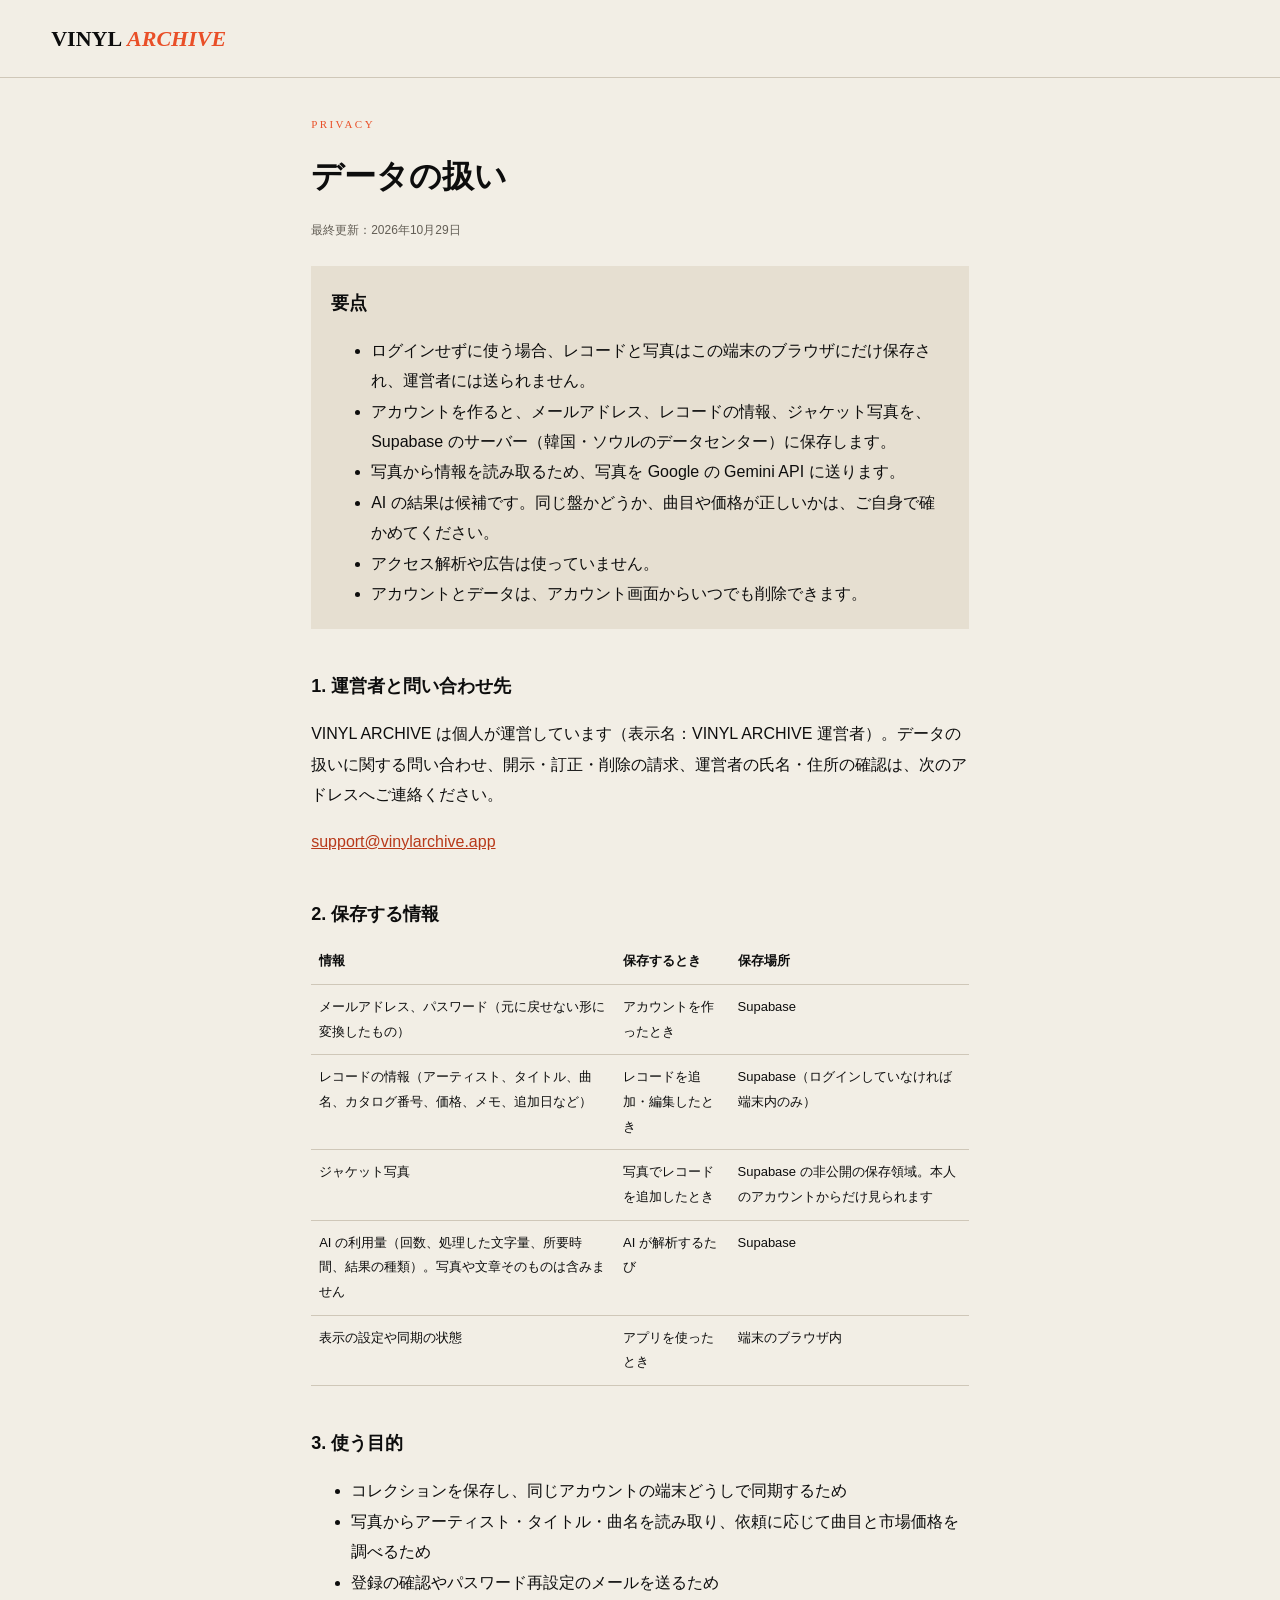
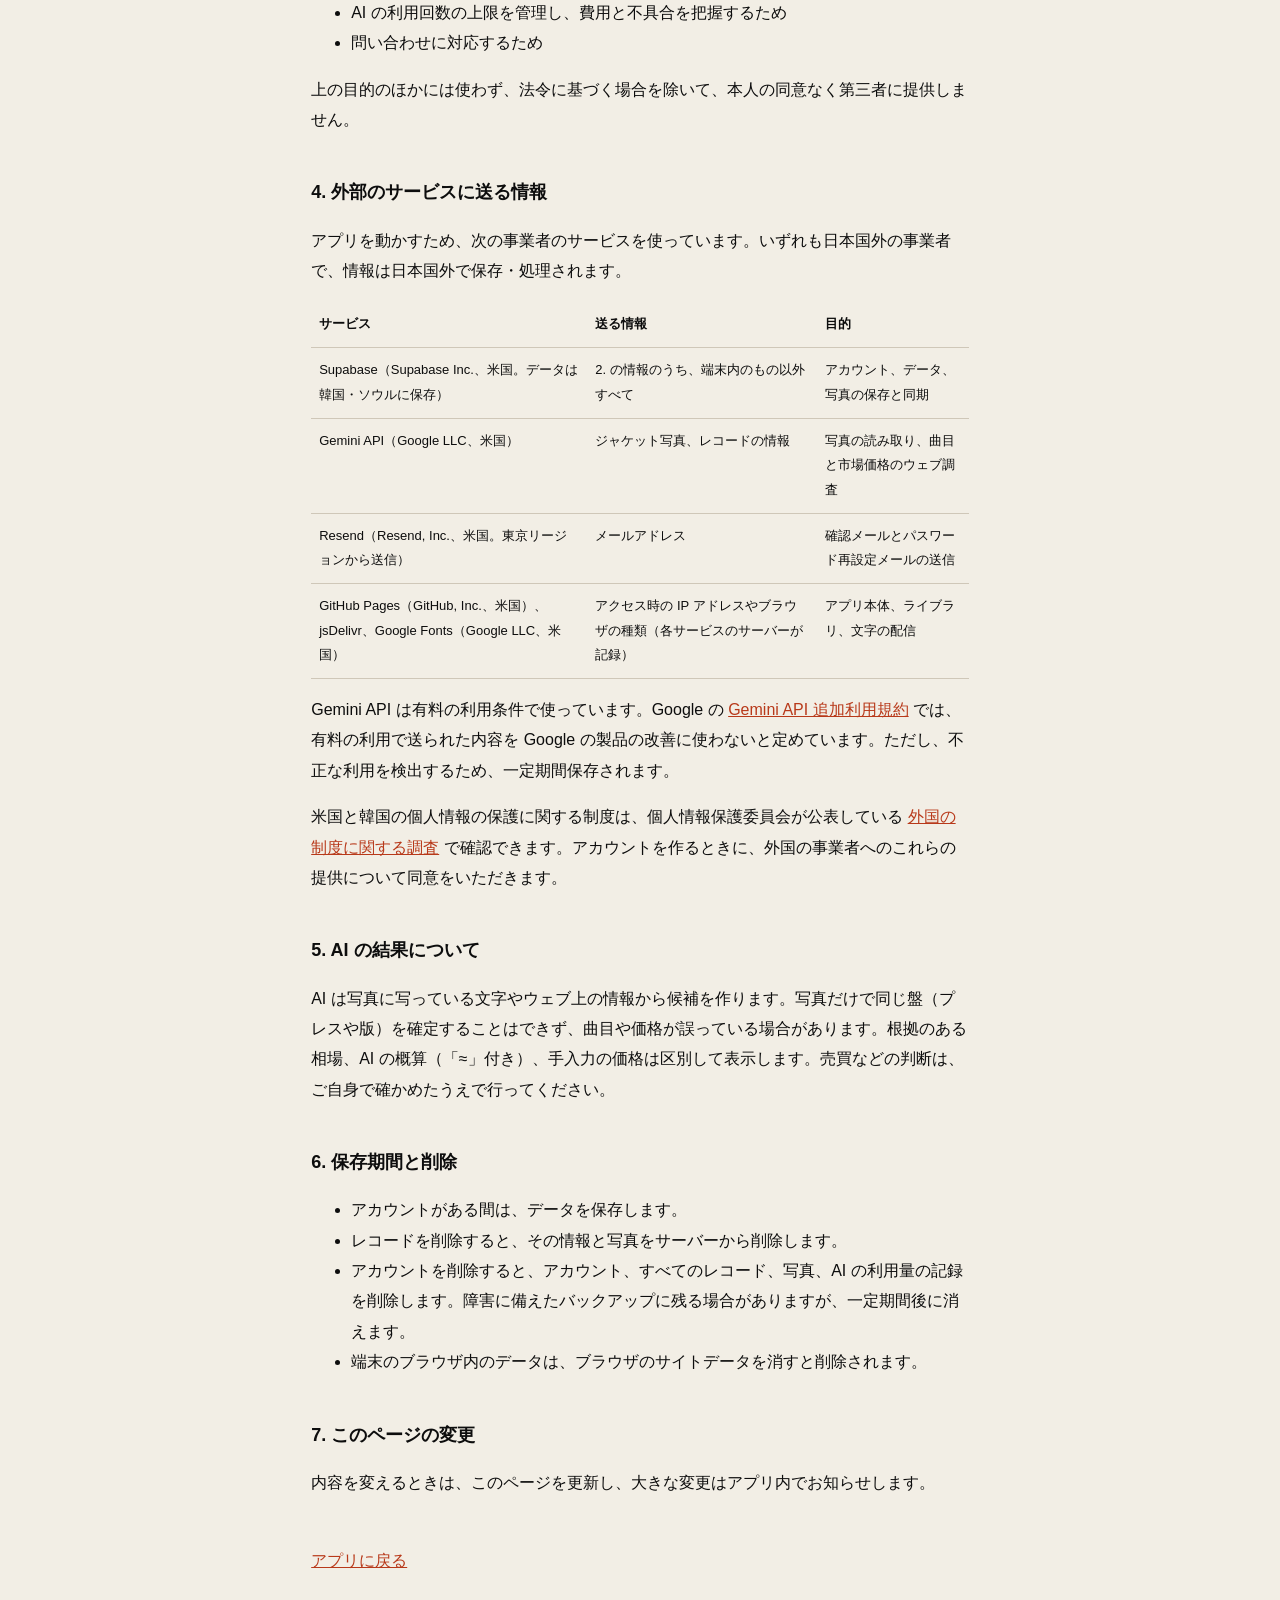
<file: privacy.html>
<!doctype html>
<html lang="ja">
  <head>
    <meta charset="utf-8" />
    <meta name="viewport" content="width=device-width,initial-scale=1" />
    <meta
      http-equiv="Content-Security-Policy"
      content="default-src 'self'; script-src 'self' https://cdn.jsdelivr.net; style-src 'self' https://fonts.googleapis.com; font-src https://fonts.gstatic.com; img-src 'self' data: blob: https://opsyfbhzhpeacdalmsju.supabase.co; media-src 'self' blob:; connect-src 'self' https://opsyfbhzhpeacdalmsju.supabase.co wss://opsyfbhzhpeacdalmsju.supabase.co https://cdn.jsdelivr.net https://fonts.googleapis.com https://fonts.gstatic.com; worker-src 'self'; manifest-src 'self'; object-src 'none'; base-uri 'self'; form-action 'self'"
    />
    <meta name="theme-color" content="#0c0c0c" />
    <title>データの扱い | VINYL ARCHIVE</title>
    <meta name="description" content="VINYL ARCHIVE が保存・送信するデータと、その目的・送信先・削除方法の説明。" />
    <link rel="preconnect" href="https://fonts.googleapis.com" />
    <link rel="preconnect" href="https://fonts.gstatic.com" crossorigin />
    <link
      href="https://fonts.googleapis.com/css2?family=DM+Mono:wght@300;400;500&family=Noto+Sans+JP:wght@400;500;700&family=Playfair+Display:ital,wght@0,600;1,500&display=swap"
      rel="stylesheet"
    />
    <link rel="stylesheet" href="styles.css" />
  </head>
  <body>
    <header class="topbar">
      <a class="brand" href="./">VINYL<span>ARCHIVE</span></a>
    </header>
    <main class="doc-page">
      <p class="eyebrow">PRIVACY</p>
      <h1>データの扱い</h1>
      <p class="doc-updated">最終更新：2026年10月29日</p>

      <section class="doc-summary" aria-label="要点">
        <h2>要点</h2>
        <ul>
          <li>ログインせずに使う場合、レコードと写真はこの端末のブラウザにだけ保存され、運営者には送られません。</li>
          <li>アカウントを作ると、メールアドレス、レコードの情報、ジャケット写真を、Supabase のサーバー（韓国・ソウルのデータセンター）に保存します。</li>
          <li>写真から情報を読み取るため、写真を Google の Gemini API に送ります。</li>
          <li>AI の結果は候補です。同じ盤かどうか、曲目や価格が正しいかは、ご自身で確かめてください。</li>
          <li>アクセス解析や広告は使っていません。</li>
          <li>アカウントとデータは、アカウント画面からいつでも削除できます。</li>
        </ul>
      </section>

      <h2>1. 運営者と問い合わせ先</h2>
      <p>
        VINYL ARCHIVE は個人が運営しています（表示名：VINYL ARCHIVE 運営者）。データの扱いに関する問い合わせ、開示・訂正・削除の請求、運営者の氏名・住所の確認は、次のアドレスへご連絡ください。
      </p>
      <p><a href="mailto:support@vinylarchive.app">support@vinylarchive.app</a></p>

      <h2>2. 保存する情報</h2>
      <div class="doc-table">
        <table>
          <thead>
            <tr><th scope="col">情報</th><th scope="col">保存するとき</th><th scope="col">保存場所</th></tr>
          </thead>
          <tbody>
            <tr><td>メールアドレス、パスワード（元に戻せない形に変換したもの）</td><td>アカウントを作ったとき</td><td>Supabase</td></tr>
            <tr><td>レコードの情報（アーティスト、タイトル、曲名、カタログ番号、価格、メモ、追加日など）</td><td>レコードを追加・編集したとき</td><td>Supabase（ログインしていなければ端末内のみ）</td></tr>
            <tr><td>ジャケット写真</td><td>写真でレコードを追加したとき</td><td>Supabase の非公開の保存領域。本人のアカウントからだけ見られます</td></tr>
            <tr><td>AI の利用量（回数、処理した文字量、所要時間、結果の種類）。写真や文章そのものは含みません</td><td>AI が解析するたび</td><td>Supabase</td></tr>
            <tr><td>表示の設定や同期の状態</td><td>アプリを使ったとき</td><td>端末のブラウザ内</td></tr>
          </tbody>
        </table>
      </div>

      <h2>3. 使う目的</h2>
      <ul>
        <li>コレクションを保存し、同じアカウントの端末どうしで同期するため</li>
        <li>写真からアーティスト・タイトル・曲名を読み取り、依頼に応じて曲目と市場価格を調べるため</li>
        <li>登録の確認やパスワード再設定のメールを送るため</li>
        <li>AI の利用回数の上限を管理し、費用と不具合を把握するため</li>
        <li>問い合わせに対応するため</li>
      </ul>
      <p>上の目的のほかには使わず、法令に基づく場合を除いて、本人の同意なく第三者に提供しません。</p>

      <h2>4. 外部のサービスに送る情報</h2>
      <p>アプリを動かすため、次の事業者のサービスを使っています。いずれも日本国外の事業者で、情報は日本国外で保存・処理されます。</p>
      <div class="doc-table">
        <table>
          <thead>
            <tr><th scope="col">サービス</th><th scope="col">送る情報</th><th scope="col">目的</th></tr>
          </thead>
          <tbody>
            <tr><td>Supabase（Supabase Inc.、米国。データは韓国・ソウルに保存）</td><td>2. の情報のうち、端末内のもの以外すべて</td><td>アカウント、データ、写真の保存と同期</td></tr>
            <tr><td>Gemini API（Google LLC、米国）</td><td>ジャケット写真、レコードの情報</td><td>写真の読み取り、曲目と市場価格のウェブ調査</td></tr>
            <tr><td>Resend（Resend, Inc.、米国。東京リージョンから送信）</td><td>メールアドレス</td><td>確認メールとパスワード再設定メールの送信</td></tr>
            <tr><td>GitHub Pages（GitHub, Inc.、米国）、jsDelivr、Google Fonts（Google LLC、米国）</td><td>アクセス時の IP アドレスやブラウザの種類（各サービスのサーバーが記録）</td><td>アプリ本体、ライブラリ、文字の配信</td></tr>
          </tbody>
        </table>
      </div>
      <p>
        Gemini API は有料の利用条件で使っています。Google の
        <a href="https://ai.google.dev/gemini-api/terms" target="_blank" rel="noopener">Gemini API 追加利用規約</a>
        では、有料の利用で送られた内容を Google の製品の改善に使わないと定めています。ただし、不正な利用を検出するため、一定期間保存されます。
      </p>
      <p>
        米国と韓国の個人情報の保護に関する制度は、個人情報保護委員会が公表している
        <a href="https://www.ppc.go.jp/" target="_blank" rel="noopener">外国の制度に関する調査</a>
        で確認できます。アカウントを作るときに、外国の事業者へのこれらの提供について同意をいただきます。
      </p>

      <h2>5. AI の結果について</h2>
      <p>
        AI は写真に写っている文字やウェブ上の情報から候補を作ります。写真だけで同じ盤（プレスや版）を確定することはできず、曲目や価格が誤っている場合があります。根拠のある相場、AI の概算（「≈」付き）、手入力の価格は区別して表示します。売買などの判断は、ご自身で確かめたうえで行ってください。
      </p>

      <h2>6. 保存期間と削除</h2>
      <ul>
        <li>アカウントがある間は、データを保存します。</li>
        <li>レコードを削除すると、その情報と写真をサーバーから削除します。</li>
        <li>アカウントを削除すると、アカウント、すべてのレコード、写真、AI の利用量の記録を削除します。障害に備えたバックアップに残る場合がありますが、一定期間後に消えます。</li>
        <li>端末のブラウザ内のデータは、ブラウザのサイトデータを消すと削除されます。</li>
      </ul>

      <h2>7. このページの変更</h2>
      <p>内容を変えるときは、このページを更新し、大きな変更はアプリ内でお知らせします。</p>

      <p class="doc-back"><a href="./">アプリに戻る</a></p>
    </main>
  </body>
</html>
</file>
<file: styles.css>
/* ---- Layout, header, collection grid, dialogs ---- */
:root {
  --ink: #0d0d0d;
  --paper: #f2eee5;
  --cream: #e6dfd1;
  --orange: #e94f28;
  --muted: #635e55;
  --line: #cfc7b8;
  --green: #1f6b50;
  /* Status colors: orange text is darkened to stay readable on paper. */
  --orange-ink: #b8391a;
  --red: #a3261b;
}
* {
  box-sizing: border-box;
}
html {
  scroll-behavior: smooth;
}
/* Keyboard focus is always visible; text inputs show it with their underline instead. */
:focus-visible {
  outline: 2px solid var(--orange);
  outline-offset: 2px;
}
body {
  margin: 0;
  background: var(--paper);
  color: var(--ink);
  font-family: "Noto Sans JP",sans-serif;
}
.topbar {
  height: 78px;
  border-bottom: 1px solid var(--line);
  display: flex;
  align-items: center;
  justify-content: space-between;
  padding: 0 4vw;
  position: sticky;
  top: 0;
  background: rgba(242,238,229,.94);
  backdrop-filter: blur(12px);
  z-index: 10;
}
.brand {
  color: var(--ink);
  text-decoration: none;
  font: 600 22px "Playfair Display";
}
.brand span {
  font-style: italic;
  color: var(--orange);
  margin-left: 5px;
}
.top-actions {
  display: flex;
  gap: 10px;
}
.icon-btn,
.add-btn,
.secondary {
  border: 0;
  cursor: pointer;
}
.icon-btn {
  width: 40px;
  background: transparent;
  border: 1px solid var(--line);
}
.add-btn {
  background: var(--ink);
  color: #fff;
  padding: 13px 18px;
  font: 500 12px "DM Mono";
  letter-spacing: .04em;
}
.add-btn:hover {
  background: var(--orange);
}
main {
  max-width: 1440px;
  margin: auto;
  padding: 0 4vw 80px;
}
.eyebrow {
  font: 500 11px "DM Mono";
  letter-spacing: .22em;
  color: var(--orange);
  margin: 0 0 16px;
}
.stats {
  display: grid;
  grid-template-columns: repeat(4,1fr);
  border-bottom: 1px solid var(--line);
  padding-top: 24px;
}
.stat {
  padding: 28px 22px;
  border-right: 1px solid var(--line);
}
.stat:last-child {
  border: 0;
}
.stat strong {
  font: 600 28px "Playfair Display";
  display: block;
}
.stat-action {
  display: block;
  margin-top: 12px;
  padding: 8px 12px;
  border: 1px solid var(--orange);
  background: transparent;
  color: var(--ink);
  font: 500 12px "Noto Sans JP";
  cursor: pointer;
}
.stat-action:hover {
  background: var(--orange);
  color: #fff;
}
.stat-progress {
  display: block;
  margin-top: 12px;
  color: var(--orange);
  font: 500 11px "DM Mono";
}
.stat span {
  font: 11px "DM Mono";
  letter-spacing: .12em;
  color: var(--muted);
}
section {
  padding-top: 60px;
}
.section-head {
  display: flex;
  justify-content: space-between;
  align-items: end;
  margin-bottom: 24px;
}
.section-head h2 {
  font: 600 36px "Playfair Display";
  margin: 0;
}
.tools {
  display: flex;
  gap: 10px;
}
.search {
  display: flex;
  gap: 8px;
  align-items: center;
  border-bottom: 1px solid var(--ink);
  padding: 9px 4px;
}
.search input {
  border: 0;
  background: transparent;
  outline: 0;
  width: 240px;
  font-family: inherit;
}
select {
  font-family: inherit;
}
.tools select,
.sort-direction {
  background: transparent;
  border: 1px solid var(--line);
  padding: 8px;
}
.sort-direction {
  color: var(--ink);
  font: 12px "Noto Sans JP";
  white-space: nowrap;
  cursor: pointer;
}
.genre-row {
  display: flex;
  gap: 8px;
  flex-wrap: wrap;
  margin-bottom: 25px;
}
.chip {
  border: 1px solid var(--line);
  background: transparent;
  padding: 7px 12px;
  border-radius: 20px;
  font: 11px "DM Mono";
  cursor: pointer;
}
.chip.active {
  background: var(--orange);
  border-color: var(--orange);
  color: #fff;
}
.grid {
  display: grid;
  grid-template-columns: repeat(4,1fr);
  gap: 28px 18px;
}
.card {
  cursor: pointer;
}
.cover {
  aspect-ratio: 1;
  background: #ddd;
  overflow: hidden;
  position: relative;
}
.cover img {
  width: 100%;
  height: 100%;
  object-fit: cover;
  display: block;
  transition: .3s;
}
.card:hover .cover img {
  transform: scale(1.025);
}
.condition {
  position: absolute;
  right: 8px;
  top: 8px;
  background: var(--paper);
  font: 11px "DM Mono";
  padding: 5px 7px;
}
.card-meta {
  padding: 12px 1px;
}
.card-meta h3 {
  font: 600 20px "Playfair Display";
  margin: 2px 0 4px;
}
.card-meta p {
  font-size: 12px;
  color: var(--muted);
  margin: 0;
}
.price-row {
  display: flex;
  justify-content: space-between;
  margin-top: 12px;
  padding-top: 10px;
  border-top: 1px solid var(--line);
  font: 11px "DM Mono";
}
.price-row b {
  color: var(--ink);
}
.empty {
  text-align: center;
  padding: 80px 20px;
  border: 1px dashed var(--line);
}
.empty-disc {
  width: 70px;
  height: 70px;
  border-radius: 50%;
  background: #171717;
  margin: auto;
  box-shadow: inset 0 0 0 26px #292929;
}
.hidden {
  display: none!important;
}
/* A name the AI has not read yet, or could not find. */
.unknown-name {
  color: var(--muted);
}
dialog {
  border: 0;
  padding: 0;
  background: var(--paper);
  color: var(--ink);
  width: min(760px,94vw);
  max-height: 92vh;
  box-shadow: 0 30px 100px #0008;
}
dialog::backdrop {
  background: #15120dcc;
  backdrop-filter: blur(4px);
}
dialog form,
#detailContent {
  padding: 30px;
}
.dialog-head {
  display: flex;
  justify-content: space-between;
}
.dialog-head h2 {
  font: 600 34px "Playfair Display";
  margin: 0;
}
.close {
  border: 0;
  background: none;
  font-size: 30px;
  cursor: pointer;
}
.upload-zone {
  height: 210px;
  border: 1px dashed #aaa;
  margin: 25px 0 12px;
  display: grid;
  place-items: center;
  cursor: pointer;
  overflow: hidden;
}
.upload-zone img {
  width: 100%;
  height: 100%;
  object-fit: contain;
  display: none;
}
.upload-zone.has-image img {
  display: block;
}
.upload-zone.has-image #uploadPrompt {
  display: none;
}
#uploadPrompt {
  text-align: center;
  display: grid;
  gap: 6px;
}
.camera {
  font-size: 28px;
}
#uploadPrompt span {
  font-size: 11px;
  color: var(--muted);
}
.fields {
  display: grid;
  grid-template-columns: 1fr 1fr;
  gap: 15px;
  margin: 20px 0;
}
form label {
  font: 11px "DM Mono";
  letter-spacing: .05em;
  display: grid;
  gap: 7px;
}
form input,
form select,
form textarea {
  width: 100%;
  border: 0;
  border-bottom: 1px solid var(--line);
  background: transparent;
  padding: 9px 2px;
  font: 14px "Noto Sans JP";
  outline: 0;
}
form input:focus,
form textarea:focus {
  border-color: var(--orange);
}
.search:focus-within {
  border-bottom-color: var(--orange);
}
.dialog-actions {
  display: flex;
  justify-content: flex-end;
  gap: 10px;
  margin-top: 20px;
}
.secondary {
  background: transparent;
  border: 1px solid var(--line);
  padding: 12px 18px;
}
.toast {
  position: fixed;
  right: 25px;
  bottom: 25px;
  background: var(--ink);
  color: #fff;
  padding: 13px 18px;
  font-size: 12px;
  transform: translateY(90px);
  transition: .25s;
  z-index: 50;
}
.toast button {
  margin-left: 16px;
  padding: 0;
  border: 0;
  background: none;
  color: #fff;
  font: 700 12px "Noto Sans JP";
  text-decoration: underline;
  text-underline-offset: 3px;
  cursor: pointer;
}
.toast.show {
  transform: translateY(0);
}
.detail-grid {
  display: grid;
  grid-template-columns: 1fr 1.2fr;
  gap: 28px;
}
.detail-grid img {
  width: 100%;
  aspect-ratio: 1;
  object-fit: cover;
}
.detail-grid h2 {
  font: 600 38px/1 "Playfair Display";
  margin: 8px 0;
}
.detail-grid h3 {
  font-size: 13px;
  font-weight: 400;
  color: var(--muted);
}
.detail-data {
  display: grid;
  grid-template-columns: 1fr 1fr;
  margin-top: 24px;
}
.detail-data div {
  border-top: 1px solid var(--line);
  padding: 12px 0;
}
.detail-data span {
  font: 11px "DM Mono";
  color: var(--muted);
  display: block;
}
.delete-btn {
  color: #a22;
  border: 0;
  background: none;
  text-decoration: underline;
  cursor: pointer;
  margin-top: 22px;
}
@media (max-width:900px) {
  .stats {
    grid-template-columns: 1fr 1fr;
  }
  .grid {
    grid-template-columns: repeat(2,1fr);
  }
  .section-head {
    align-items: start;
    gap: 20px;
  }
  .tools {
    flex-direction: column;
  }
}
@media (max-width:560px) {
  .add-label-long {
    display: none;
  }
  .topbar {
    padding: 0 18px;
  }
  .icon-btn {
    display: none;
  }
  .add-btn {
    padding: 12px;
  }
  .brand {
    font-size: 18px;
  }
  main {
    padding: 0 18px 60px;
  }
  .stats {
    margin: 0 -18px;
  }
  .stat {
    padding: 20px 18px;
  }
  .grid {
    grid-template-columns: 1fr 1fr;
    gap: 18px 10px;
  }
  .card-meta h3 {
    font-size: 17px;
  }
  .section-head {
    display: block;
  }
  .tools {
    margin-top: 18px;
  }
  .search input {
    width: 100%;
  }
  .search {
    width: 100%;
  }
  .fields,
  .detail-grid {
    grid-template-columns: 1fr;
  }
  dialog form,
  #detailContent {
    padding: 22px;
  }
}
.detail-head-actions {
  display: flex;
  align-items: center;
  gap: 12px;
}
.edit-btn {
  padding: 8px 16px;
  font: 500 11px "DM Mono";
  letter-spacing: .06em;
}
.edit-btn:disabled {
  opacity: .4;
  cursor: not-allowed;
}
.detail-edit {
  padding: 0!important;
}
.detail-edit .fields {
  margin-top: 0;
}
.detail-edit textarea {
  resize: vertical;
}
.detail-edit-error {
  color: var(--red);
  font-size: 12px;
  min-height: 1em;
  margin: 10px 0 0;
}
/* Prices: recorded = ink, AI estimate = needs checking (orange), none = muted. */
.price-row b.price-estimate,
.price-estimate {
  color: var(--orange-ink);
}
.price-row b.price-none,
.price-none {
  color: var(--muted);
  font-weight: 400;
}

/* ---- AI sources and re-analysis button ---- */
.ai-sources {
  margin-top: 18px;
  padding: 12px 14px;
  background: var(--cream);
  font-size: 11px;
}
.ai-sources > span {
  font: 11px "DM Mono";
  letter-spacing: .06em;
  color: var(--muted);
}
.ai-sources ul {
  display: grid;
  gap: 7px;
  margin: 9px 0 0;
  padding-left: 17px;
}
.ai-sources a {
  color: var(--ink);
  overflow-wrap: anywhere;
}
.ai-retry {
  width: 100%;
  margin-top: 12px;
  padding: 11px 14px;
  border: 1px solid var(--orange);
  background: transparent;
  color: var(--ink);
  font: 11px "Noto Sans JP";
  cursor: pointer;
}
.ai-retry:hover {
  background: var(--orange);
  color: #fff;
}

/* ---- Stats, added dates, market research notes ---- */
.stats {
  grid-template-columns: repeat(3, 1fr);
}

.record-added {
  color: var(--muted);
  font-size: 11px;
  margin: 10px 0 0;
}

.record-added time {
  color: var(--ink);
}

.added-date {
  color: var(--muted);
  display: block;
  font: 11px "DM Mono";
  margin-top: 8px;
}

.market-research {
  background: var(--cream);
  margin-top: 18px;
  padding: 14px;
}

.market-research > span {
  font: 500 11px "DM Mono";
  letter-spacing: .08em;
}

.market-research p {
  color: var(--muted);
  font-size: 11px;
  line-height: 1.7;
  margin: 6px 0;
}

.market-research small {
  color: var(--muted);
  font: 11px "DM Mono";
}

@media (max-width: 900px) {
  .stats {
    grid-template-columns: repeat(2, 1fr);
  }
}

/* ---- Camera capture ---- */
.camera-panel {
  display: none;
  background: #080808;
  margin: 25px 0 12px;
  position: relative;
  overflow: hidden;
}
.camera-panel.active {
  display: block;
}
.camera-panel video {
  display: block;
  width: 100%;
  height: min(58vh, 520px);
  object-fit: cover;
  transition:
    transform 0.16s ease,
    filter 0.16s ease;
}
.camera-panel.just-captured video {
  transform: scale(0.985);
  filter: brightness(0.84);
}
.camera-controls {
  align-items: center;
  bottom: 0;
  display: flex;
  justify-content: center;
  gap: 28px;
  padding: 18px;
  position: absolute;
  width: 100%;
  background: linear-gradient(transparent, #000b);
  z-index: 4;
}
.camera-controls .secondary {
  color: #fff;
  border-color: #fff6;
}
.shutter {
  background: #fff;
  border: 5px solid #fff;
  border-radius: 50%;
  box-shadow: inset 0 0 0 3px #111;
  height: 62px;
  width: 62px;
  transition:
    transform 0.12s ease,
    box-shadow 0.12s ease;
}
.shutter:active,
.shutter.pressed {
  transform: scale(0.84);
  box-shadow:
    inset 0 0 0 7px #111,
    0 0 0 8px #ffffff35;
}
.camera-flash {
  position: absolute;
  inset: 0;
  background: #fff;
  opacity: 0;
  pointer-events: none;
  z-index: 6;
}
.camera-flash.active {
  animation: camera-flash 0.42s ease-out;
}
.shot-confirmation {
  align-items: center;
  background: #000b;
  border-radius: 24px;
  color: #fff;
  display: flex;
  gap: 8px;
  left: 50%;
  opacity: 0;
  padding: 8px 13px;
  pointer-events: none;
  position: absolute;
  top: 14px;
  transform: translate(-50%, -10px) scale(0.9);
  z-index: 7;
}
.shot-confirmation span {
  background: #fff;
  border-radius: 50%;
  color: #111;
  display: grid;
  height: 20px;
  place-items: center;
  width: 20px;
}
.shot-confirmation b {
  font: 500 11px "Noto Sans JP";
  white-space: nowrap;
}
.shot-confirmation.active {
  animation: shot-confirm 0.62s ease;
}
.last-shot {
  bottom: 18px;
  height: 58px;
  opacity: 0;
  overflow: hidden;
  pointer-events: none;
  position: absolute;
  right: 16px;
  transform: translateY(12px) scale(0.82);
  width: 58px;
  z-index: 5;
  border: 2px solid #fff;
  box-shadow: 0 5px 16px #0009;
}
.last-shot img {
  height: 100%;
  object-fit: cover;
  width: 100%;
}
.last-shot.active {
  opacity: 1;
  transform: none;
  transition:
    opacity 0.18s ease,
    transform 0.22s cubic-bezier(0.2, 0.9, 0.3, 1.3);
}
.capture-status {
  display: none;
}
.capture-status.active {
  display: block;
  position: absolute;
  right: 14px;
  top: 14px;
  z-index: 5;
  background: #000c;
  color: #fff;
  padding: 8px 11px;
  border-radius: 20px;
  font: 500 11px "DM Mono";
}
.capture-status.count-pop {
  animation: count-pop 0.48s cubic-bezier(0.2, 0.9, 0.3, 1.45);
}
.batch-camera-active .add-tabs,
.batch-camera-active .quick-capture {
  display: none !important;
}
.batch-camera-active .camera-panel {
  margin-bottom: 0;
}
.photo-actions {
  display: flex;
  gap: 8px;
  justify-content: center;
  margin-top: 8px;
}
.photo-actions button {
  border: 1px solid var(--ink);
  background: transparent;
  font: 11px "DM Mono";
  padding: 9px 12px;
  cursor: pointer;
}
.photo-actions button:first-child {
  background: var(--ink);
  color: #fff;
}
.upload-zone #uploadPrompt small {
  color: var(--muted);
  font-size: 11px;
  margin-top: 4px;
}
@keyframes camera-flash {
  0% {
    opacity: 0.94;
  }
  26% {
    opacity: 0.64;
  }
  100% {
    opacity: 0;
  }
}
@keyframes shot-confirm {
  0% {
    opacity: 0;
    transform: translate(-50%, -10px) scale(0.9);
  }
  22%,
  72% {
    opacity: 1;
    transform: translate(-50%, 0) scale(1);
  }
  100% {
    opacity: 0;
    transform: translate(-50%, 2px) scale(0.98);
  }
}
@keyframes count-pop {
  0% {
    transform: scale(0.82);
  }
  55% {
    transform: scale(1.16);
    background: var(--orange);
  }
  100% {
    transform: scale(1);
  }
}
@media (prefers-reduced-motion: reduce) {
  .camera-panel video,
  .shutter,
  .last-shot {
    transition: none;
  }
  .camera-flash.active,
  .shot-confirmation.active,
  .capture-status.count-pop {
    animation-duration: 0.01ms;
  }
}
@media (max-width: 560px) {
  .camera-panel {
    margin: 15px -22px 12px;
  }
  .camera-panel video {
    height: 62vh;
  }
  .last-shot {
    bottom: 20px;
    right: 14px;
  }
}

/* ---- List view and record table ---- */
.view-switch {
  border: 1px solid var(--line);
  display: flex;
}
.view-switch button {
  background: transparent;
  border: 0;
  color: var(--muted);
  cursor: pointer;
  font-size: 18px;
  line-height: 1;
  padding: 7px 10px;
}
.view-switch button.active {
  background: var(--ink);
  color: #fff;
}
.grid.list-view {
  display: block;
}
.grid.list-view .card {
  align-items: center;
  border-top: 1px solid var(--line);
  display: grid;
  gap: 18px;
  grid-template-columns: 92px 1fr;
  padding: 12px 0;
}
.grid.list-view .cover {
  height: 92px;
  width: 92px;
}
.grid.list-view .card-meta {
  display: grid;
  grid-template-columns: 1fr 1.2fr 220px;
  align-items: center;
  gap: 20px;
  padding: 0;
}
.grid.list-view .card-meta h3 {
  grid-column: 2;
  grid-row: 1;
  margin: 0;
}
.grid.list-view .card-meta > p {
  grid-column: 1;
  grid-row: 1;
}
.grid.list-view .price-row {
  border: 0;
  grid-column: 3;
  grid-row: 1;
  margin: 0;
  padding: 0;
}
.grid.list-view .condition {
  font-size: 11px;
}
.list-view .card:hover {
  background: #e9e3d7;
}
@media (max-width:900px) {
  .view-switch {
    align-self: flex-start;
  }
  .grid.list-view .card-meta {
    grid-template-columns: 1fr 120px;
  }
  .grid.list-view .card-meta > p {
    grid-column: 1;
  }
  .grid.list-view .card-meta h3 {
    grid-column: 1;
    grid-row: 2;
  }
  .grid.list-view .price-row {
    grid-column: 2;
    grid-row: 1/3;
    display: grid;
    gap: 5px;
    text-align: right;
  }
}
@media (max-width:560px) {
  .tools {
    display: grid;
    grid-template-columns: 1fr auto auto;
  }
  .tools .search {
    grid-column: 1/-1;
  }
  .tools select {
    min-width: 0;
  }
  .grid.list-view .card {
    grid-template-columns: 72px 1fr;
  }
  .grid.list-view .cover {
    height: 72px;
    width: 72px;
  }
  .grid.list-view .card-meta {
    display: block;
  }
  .grid.list-view .card-meta h3 {
    font-size: 16px;
    margin: 3px 0;
  }
  .grid.list-view .price-row {
    display: flex;
  }
  .grid.list-view .condition {
    display: none;
  }
}
.filter-bar {
  display: flex;
  align-items: center;
  gap: 12px;
  flex-wrap: wrap;
  margin: -10px 0 22px;
  font-size: 11px;
  color: var(--muted);
}
.filter-bar label {
  display: flex;
  align-items: center;
  gap: 8px;
}
.filter-bar select {
  max-width: 220px;
  padding: 7px 8px;
  border: 1px solid var(--line);
  background: transparent;
  color: var(--ink);
  font: 12px "Noto Sans JP";
}
#resultCount {
  margin-left: auto;
  font: 11px "DM Mono";
}
#clearFilters {
  padding: 0;
  border: 0;
  background: none;
  color: var(--ink);
  font: 11px "Noto Sans JP";
  text-decoration: underline;
  text-underline-offset: 3px;
  cursor: pointer;
}
#clearFilters[hidden] {
  display: none;
}
@media (max-width: 560px) {
  .filter-bar label {
    flex: 1;
    min-width: 0;
  }
  .filter-bar select {
    flex: 1;
    min-width: 0;
    max-width: none;
  }
}
.grid.list-view .added-date {
  grid-column: 1;
  grid-row: 2;
  color: var(--muted);
  font-size: 11px;
}
.grid.list-view {
  display: block;
  overflow: visible;
}
.record-table-scroll {
  border: 1px solid var(--line);
  overflow-x: auto;
  background: var(--paper);
  -webkit-overflow-scrolling: touch;
}
.record-table {
  border-collapse: collapse;
  min-width: 1080px;
  text-align: left;
  width: 100%;
  font-size: 13px;
}
.record-table th,
.record-table td {
  border-bottom: 1px solid var(--line);
  padding: 10px 12px;
  white-space: nowrap;
}
.record-table th {
  background: var(--cream);
  font-weight: 500;
  position: sticky;
  top: 0;
  z-index: 1;
}
.record-table th button {
  appearance: none;
  background: none;
  border: 0;
  color: var(--ink);
  cursor: pointer;
  font: 600 12px "Noto Sans JP";
  padding: 4px 2px;
  text-align: left;
  width: 100%;
}
.record-table th button:hover,
.record-table th button.sorted {
  color: var(--orange);
}
.record-table th button:focus-visible {
  outline: 2px solid var(--orange);
  outline-offset: 2px;
}
.record-table .cover-heading {
  width: 116px;
}
.record-table tbody tr {
  cursor: pointer;
  transition: background .15s;
}
.record-table tbody tr:nth-child(even) {
  background: #ebe6dc;
}
.record-table tbody tr:hover,
.record-table tbody tr:focus {
  background: #e1d9ca;
}
.record-table .record-table-cover {
  padding: 7px 11px;
  width: 116px;
}
.record-table-cover img {
  display: block;
  height: 92px;
  object-fit: cover;
  width: 92px;
}
.record-table-title {
  max-width: 260px;
  overflow: hidden;
  text-overflow: ellipsis;
}
.record-table-title strong {
  display: block;
  max-width: 260px;
  overflow: hidden;
  text-overflow: ellipsis;
}
.record-table-title .ai-status {
  margin-top: 4px;
}
.record-table .table-no-results {
  color: var(--muted);
  padding: 28px;
  text-align: center;
}
.listen-links .listen-apple {
  order: -1;
}
@media (max-width:560px) {
  .record-table-cover img {
    height: 72px;
    width: 72px;
  }
  .record-table .cover-heading,
  .record-table .record-table-cover {
    width: 94px;
  }
  .record-table .record-table-cover {
    padding: 7px 10px;
  }
  .record-table {
    min-width: 980px;
  }
}

/* ---- Track lists and listen links ---- */
.side-field {
  border-left: 3px solid var(--ink);
  padding-left: 10px;
}
.side-b {
  border-color: var(--orange);
}
.mini-tracklist {
  border-top: 1px solid var(--line);
  display: grid;
  gap: 3px;
  margin-top: 9px;
  padding-top: 8px;
}
.mini-tracklist span {
  align-items: center;
  color: var(--muted);
  display: flex;
  font-size: 11px;
  gap: 7px;
  overflow: hidden;
  text-overflow: ellipsis;
  white-space: nowrap;
}
.mini-tracklist b {
  background: var(--ink);
  color: #fff;
  display: grid;
  font: 11px "DM Mono";
  height: 17px;
  place-items: center;
  width: 17px;
}
.mini-tracklist span + span b {
  background: var(--orange);
}
.tracklist {
  border-bottom: 1px solid var(--line);
  border-top: 1px solid var(--line);
  margin-top: 20px;
  padding: 16px 0;
}
.tracklist .eyebrow {
  margin-bottom: 8px;
}
.track-row {
  align-items: center;
  display: grid;
  gap: 10px;
  grid-template-columns: 26px 1fr;
  padding: 9px 0;
}
.track-row > b {
  background: var(--ink);
  color: #fff;
  display: grid;
  font: 11px "DM Mono";
  height: 24px;
  place-items: center;
  width: 24px;
}
.track-row:nth-of-type(3) > b {
  background: var(--orange);
}
.track-row > span {
  font: 500 14px "Noto Sans JP";
}
.listen-links {
  display: flex;
  gap: 7px;
  grid-column: 2;
  flex-wrap: wrap;
}
.listen-links a {
  border: 1px solid var(--line);
  color: var(--muted);
  font: 11px "DM Mono";
  padding: 6px 8px;
  text-decoration: none;
}
.listen-links .listen-apple {
  background: var(--ink);
  border-color: var(--ink);
  color: #fff;
  font-weight: 500;
  order: -2;
}
.empty-track {
  color: var(--muted);
}
.empty-track span {
  font-weight: 400;
}
@media (max-width: 560px) {
  .mini-tracklist {
    display: none;
  }
  .track-row {
    grid-template-columns: 26px 1fr;
  }
  .listen-links {
    flex-wrap: wrap;
  }
}

/* ---- Batch photo capture ---- */
.add-tabs {
  display: grid;
  grid-template-columns: 1fr 1fr;
  margin-top: 20px;
  border-bottom: 1px solid var(--line);
}
.add-tabs button {
  background: transparent;
  border: 0;
  border-bottom: 2px solid transparent;
  margin-bottom: -1px;
  color: var(--muted);
  cursor: pointer;
  font: 500 13px "Noto Sans JP";
  padding: 12px 8px;
}
.add-tabs button[aria-selected="true"] {
  border-bottom-color: var(--ink);
  color: var(--ink);
}
.add-tabs button:focus-visible {
  outline: 2px solid var(--orange);
  outline-offset: -2px;
}
.quick-capture[hidden],
.manual-entry[hidden] {
  display: none;
}
.manual-entry {
  padding-top: 20px;
}
.quick-capture {
  padding: 22px !important;
  margin: 20px 0 18px;
  background: var(--ink);
  color: #fff;
}
.quick-copy {
  display: grid;
  gap: 5px;
}
.quick-copy h3 {
  font: 600 32px "Playfair Display";
  margin: 0;
}
.quick-copy p {
  color: #aaa;
  font-size: 11px;
  line-height: 1.7;
  margin: 0;
}
.quick-actions {
  display: flex;
  gap: 10px;
  margin: 18px 0;
}
.quick-actions button,
.quick-actions label {
  flex: 1;
}
.quick-camera {
  border: 0;
  background: var(--orange);
  color: #fff;
  padding: 14px 16px;
  font: 500 12px "Noto Sans JP";
  cursor: pointer;
}
.quick-capture .secondary {
  color: #fff;
  border-color: #555;
}
.file-trigger {
  display: grid;
  place-items: center;
  text-align: center;
  cursor: pointer;
  font: 500 12px "Noto Sans JP";
}
.visually-hidden-file {
  position: absolute !important;
  width: 1px !important;
  height: 1px !important;
  overflow: hidden !important;
  clip: rect(0, 0, 0, 0) !important;
  white-space: nowrap !important;
}
.capture-message {
  min-height: 18px;
  color: #9bd7c1;
  font-size: 11px;
  margin: 0 0 8px;
}
.capture-message.error {
  color: #ff9d86;
}
.capture-queue {
  min-height: 112px;
  display: flex;
  gap: 10px;
  overflow-x: auto;
  padding: 12px 0;
  border-top: 1px solid #444;
  border-bottom: 1px solid #444;
}
.capture-queue > p {
  margin: auto;
  color: #777;
  font-size: 11px;
}
.queue-photo {
  position: relative;
  flex: 0 0 88px;
  height: 88px;
}
.queue-photo img {
  width: 100%;
  height: 100%;
  object-fit: cover;
}
.queue-photo button {
  position: absolute;
  right: -5px;
  top: -5px;
  width: 22px;
  height: 22px;
  border: 0;
  border-radius: 50%;
  background: var(--orange);
  color: #fff;
  cursor: pointer;
}
.queue-photo span {
  position: absolute;
  left: 5px;
  bottom: 4px;
  background: #000c;
  color: #fff;
  padding: 2px 5px;
  font: 11px "DM Mono";
}
.queue-actions {
  display: flex;
  justify-content: space-between;
  align-items: center;
  padding: 14px 0;
}
.queue-actions span {
  font: 500 12px "DM Mono";
}
.queue-actions button:disabled {
  opacity: 0.35;
  cursor: not-allowed;
}
@media (max-width: 560px) {
  .quick-capture {
    margin-left: -22px;
    margin-right: -22px;
    padding: 22px !important;
  }
  .quick-actions {
    display: grid;
  }
  .quick-copy h3 {
    font-size: 28px;
  }
  .capture-queue {
    margin-right: -22px;
  }
}

/* ---- Cloud sync, login, AI status badges ---- */
.top-actions {
  align-items: center;
}
.account-status {
  background: transparent;
  border: 0;
  color: var(--muted);
  cursor: pointer;
  font: 500 11px "DM Mono";
  padding: 10px 4px;
  text-decoration: underline;
  text-underline-offset: 3px;
}
.account-status:hover {
  color: var(--ink);
}
.sync-status {
  align-items: center;
  background: transparent;
  border: 1px solid var(--line);
  color: var(--muted);
  cursor: pointer;
  display: flex;
  font: 500 11px "DM Mono";
  gap: 7px;
  padding: 10px;
}
.sync-status i {
  background: #d28738;
  border-radius: 50%;
  height: 7px;
  width: 7px;
}
.sync-status.syncing i {
  background: #d28738;
  animation: sync-pulse 1s infinite;
}
.sync-status.synced {
  color: var(--green);
}
.sync-status.synced i {
  background: var(--green);
}
.sync-status.local {
  color: var(--muted);
}
.sync-status.local i {
  background: var(--muted);
}
.sync-status.error i,
.sync-status.required i {
  background: var(--orange);
}
.sync-dialog {
  width: min(520px, 92vw);
}
.sync-dialog::backdrop {
  background: #0d0d0df0;
}
.sync-dialog-inner {
  padding: 34px;
}
.sync-dialog-inner h2 {
  font: 600 38px/1.05 "Playfair Display";
  margin: 0 0 18px;
}
.sync-dialog-inner > p {
  color: var(--muted);
  font-size: 13px;
  line-height: 1.8;
}
.sync-dialog-inner form {
  display: grid;
  gap: 14px;
  padding: 20px 0 8px;
}
.sync-dialog-inner form[hidden] {
  display: none;
}
.sync-dialog-inner form label {
  font: 11px "DM Mono";
}
.sync-dialog-inner form label[hidden] {
  display: none;
}
.sync-dialog-inner form input {
  border: 1px solid var(--line);
  padding: 13px;
}
.sync-dialog-inner form .add-btn {
  width: 100%;
}
.auth-reset {
  background: none;
  border: 0;
  color: var(--muted);
  cursor: pointer;
  font-size: 12px;
  padding: 8px 0;
  text-decoration: underline;
  text-underline-offset: 3px;
}
.auth-switch {
  background: none;
  border: 0;
  color: var(--orange-ink);
  cursor: pointer;
  display: block;
  font-size: 13px;
  font-weight: 700;
  padding: 8px 0;
}
.auth-reset[hidden],
.auth-switch[hidden] {
  display: none;
}
.local-continue {
  background: transparent;
  border: 1px solid var(--line);
  color: var(--ink);
  cursor: pointer;
  font-size: 12px;
  margin-top: 8px;
  padding: 12px;
  width: 100%;
}
.local-continue:hover {
  border-color: var(--ink);
}
.local-only-note {
  margin-top: 8px;
}
.sync-login-message {
  min-height: 24px;
}
.account-panel {
  border-top: 1px solid var(--line);
  margin-top: 20px;
  padding-top: 18px;
}
.account-panel p {
  color: var(--muted);
  font-size: 12px;
  line-height: 1.8;
}
.account-panel strong {
  display: block;
  overflow-wrap: anywhere;
}
.account-panel .dialog-actions {
  flex-wrap: wrap;
}
.account-panel[hidden] {
  display: none;
}
.local-continue[hidden],
.local-only-note[hidden] {
  display: none;
}
.sync-dialog-inner small {
  color: var(--muted);
  display: block;
  font-size: 11px;
  line-height: 1.7;
}
@keyframes sync-pulse {
  50% {
    opacity: 0.25;
    transform: scale(0.72);
  }
}
@media (max-width: 560px) {
  .sync-status {
    padding: 9px;
  }
  .account-status {
    font-size: 11px;
    padding: 9px 2px;
  }
  .sync-status span {
    display: none;
  }
  .sync-dialog-inner {
    padding: 26px;
  }
  .sync-dialog-inner h2 {
    font-size: 32px;
  }
}
/* AI state badge: black = working, orange outline = check it, red = error. */
.ai-status {
  background: var(--ink);
  border: 1px solid var(--ink);
  color: #fff;
  display: inline-block;
  font: 500 11px "Noto Sans JP";
  line-height: 1.4;
  padding: 3px 7px;
}
.cover .ai-status {
  left: 8px;
  position: absolute;
  top: 8px;
}
.ai-status.review,
.ai-status.no_resources {
  background: var(--paper);
  border-color: var(--orange);
  color: var(--orange-ink);
}
.ai-status.error {
  background: var(--red);
  border-color: var(--red);
}
.detail-grid .ai-status {
  margin-bottom: 10px;
}
.ai-note {
  border-left: 3px solid var(--orange);
  color: var(--ink);
  font-size: 13px;
  line-height: 1.6;
  margin: 12px 0;
  padding: 2px 12px;
}
.ai-error {
  background: #fff0e9;
  border-left: 3px solid var(--red);
  color: var(--red);
  font-size: 13px;
  line-height: 1.6;
  margin: 12px 0;
  padding: 10px 12px;
  overflow-wrap: anywhere;
}
.sync-dialog-inner {
  position: relative;
}
.sync-close {
  position: absolute;
  right: 18px;
  top: 14px;
}
.sync-hint {
  align-items: center;
  background: var(--cream);
  border-bottom: 1px solid var(--line);
  display: flex;
  gap: 14px;
  padding: 10px 4vw;
}
.sync-hint p {
  flex: 1;
  font-size: 12px;
  margin: 0;
}
.sync-hint .add-btn {
  padding: 9px 14px;
}
.sync-hint .close {
  font-size: 22px;
  line-height: 1;
}
.sync-hint[hidden] {
  display: none;
}
@media (max-width: 560px) {
  .sync-hint {
    padding: 10px 18px;
  }
}

/* ---- Footer, sign-up consent and the data-handling page ---- */
.site-footer {
  border-top: 1px solid var(--line);
  display: flex;
  gap: 20px;
  margin-top: 40px;
  padding: 24px 4vw 40px;
}
.site-footer a,
.auth-consent a {
  color: var(--muted);
  font-size: 12px;
  text-underline-offset: 3px;
}
/* Overrides the dialog's text-field rules for this checkbox row. */
.sync-dialog-inner form label.auth-consent {
  align-items: flex-start;
  display: flex;
  font: 12px/1.7 "Noto Sans JP";
  gap: 8px;
  letter-spacing: 0;
}
.sync-dialog-inner form .auth-consent input {
  accent-color: var(--ink);
  flex: none;
  height: 16px;
  margin: 3px 0 0;
  padding: 0;
  width: 16px;
}
.auth-consent a {
  color: var(--ink);
  font-size: inherit;
}
.sync-dialog-inner form label.auth-consent[hidden] {
  display: none;
}
.doc-page {
  line-height: 1.9;
  margin: 0 auto;
  max-width: 760px;
  padding: 40px 4vw 80px;
}
.doc-page h1 {
  font-size: 32px;
  margin: 8px 0 0;
}
.doc-page h2 {
  font-size: 18px;
  margin: 40px 0 8px;
}
.doc-page a {
  color: var(--orange-ink);
}
.doc-updated {
  color: var(--muted);
  font-size: 12px;
}
.doc-summary {
  background: var(--cream);
  margin-top: 24px;
  padding: 4px 20px;
}
.doc-summary h2 {
  margin-top: 16px;
}
.doc-table {
  overflow-x: auto;
}
.doc-table table {
  border-collapse: collapse;
  font-size: 13px;
  min-width: 520px;
  width: 100%;
}
.doc-table th,
.doc-table td {
  border-bottom: 1px solid var(--line);
  padding: 10px 8px;
  text-align: left;
  vertical-align: top;
}
.doc-back {
  margin-top: 48px;
}
.account-delete {
  color: var(--red);
  display: block;
  margin-top: 16px;
}

/* ---- First-run guide (empty collection) and guest notices ---- */
.empty h3 {
  font-size: 22px;
  margin: 20px 0 0;
}
.empty-steps {
  counter-reset: step;
  display: grid;
  gap: 16px;
  grid-template-columns: repeat(3, minmax(0, 1fr));
  list-style: none;
  margin: 28px auto 0;
  max-width: 720px;
  padding: 0;
  text-align: left;
}
.empty-steps li {
  border-top: 2px solid var(--ink);
  counter-increment: step;
  padding-top: 10px;
}
.empty-steps b::before {
  color: var(--orange-ink);
  content: counter(step) " ";
  font-family: "DM Mono";
}
.empty-steps b,
.empty-steps span {
  display: block;
}
.empty-steps span {
  color: var(--muted);
  font-size: 13px;
  line-height: 1.7;
  margin-top: 4px;
}
.empty-actions {
  display: flex;
  flex-direction: column;
  gap: 8px;
  margin: 28px auto 0;
  max-width: 320px;
}
.empty-actions .local-continue {
  margin-top: 0;
}
.empty-note {
  color: var(--muted);
  font-size: 12px;
}
.empty-note a {
  color: inherit;
  margin-left: 6px;
}
.empty-actions [hidden],
.empty-note[hidden],
.capture-guest-note[hidden] {
  display: none;
}
.capture-guest-note {
  border-left: 3px solid var(--orange);
  color: #f2eee5;
  font-size: 12px;
  line-height: 1.8;
  margin: 0 0 16px;
  padding: 2px 12px;
}
.capture-guest-note button {
  background: none;
  border: 0;
  color: #ff9d86;
  cursor: pointer;
  font-weight: 700;
  padding: 0;
  text-decoration: underline;
  text-underline-offset: 3px;
}
@media (max-width: 560px) {
  .empty {
    padding: 48px 16px;
  }
  .empty-steps {
    grid-template-columns: 1fr;
  }
}
.collection-empty .stats,
.collection-empty .section-head .tools,
.collection-empty .genre-row,
.collection-empty .filter-bar {
  display: none;
}
</file>
